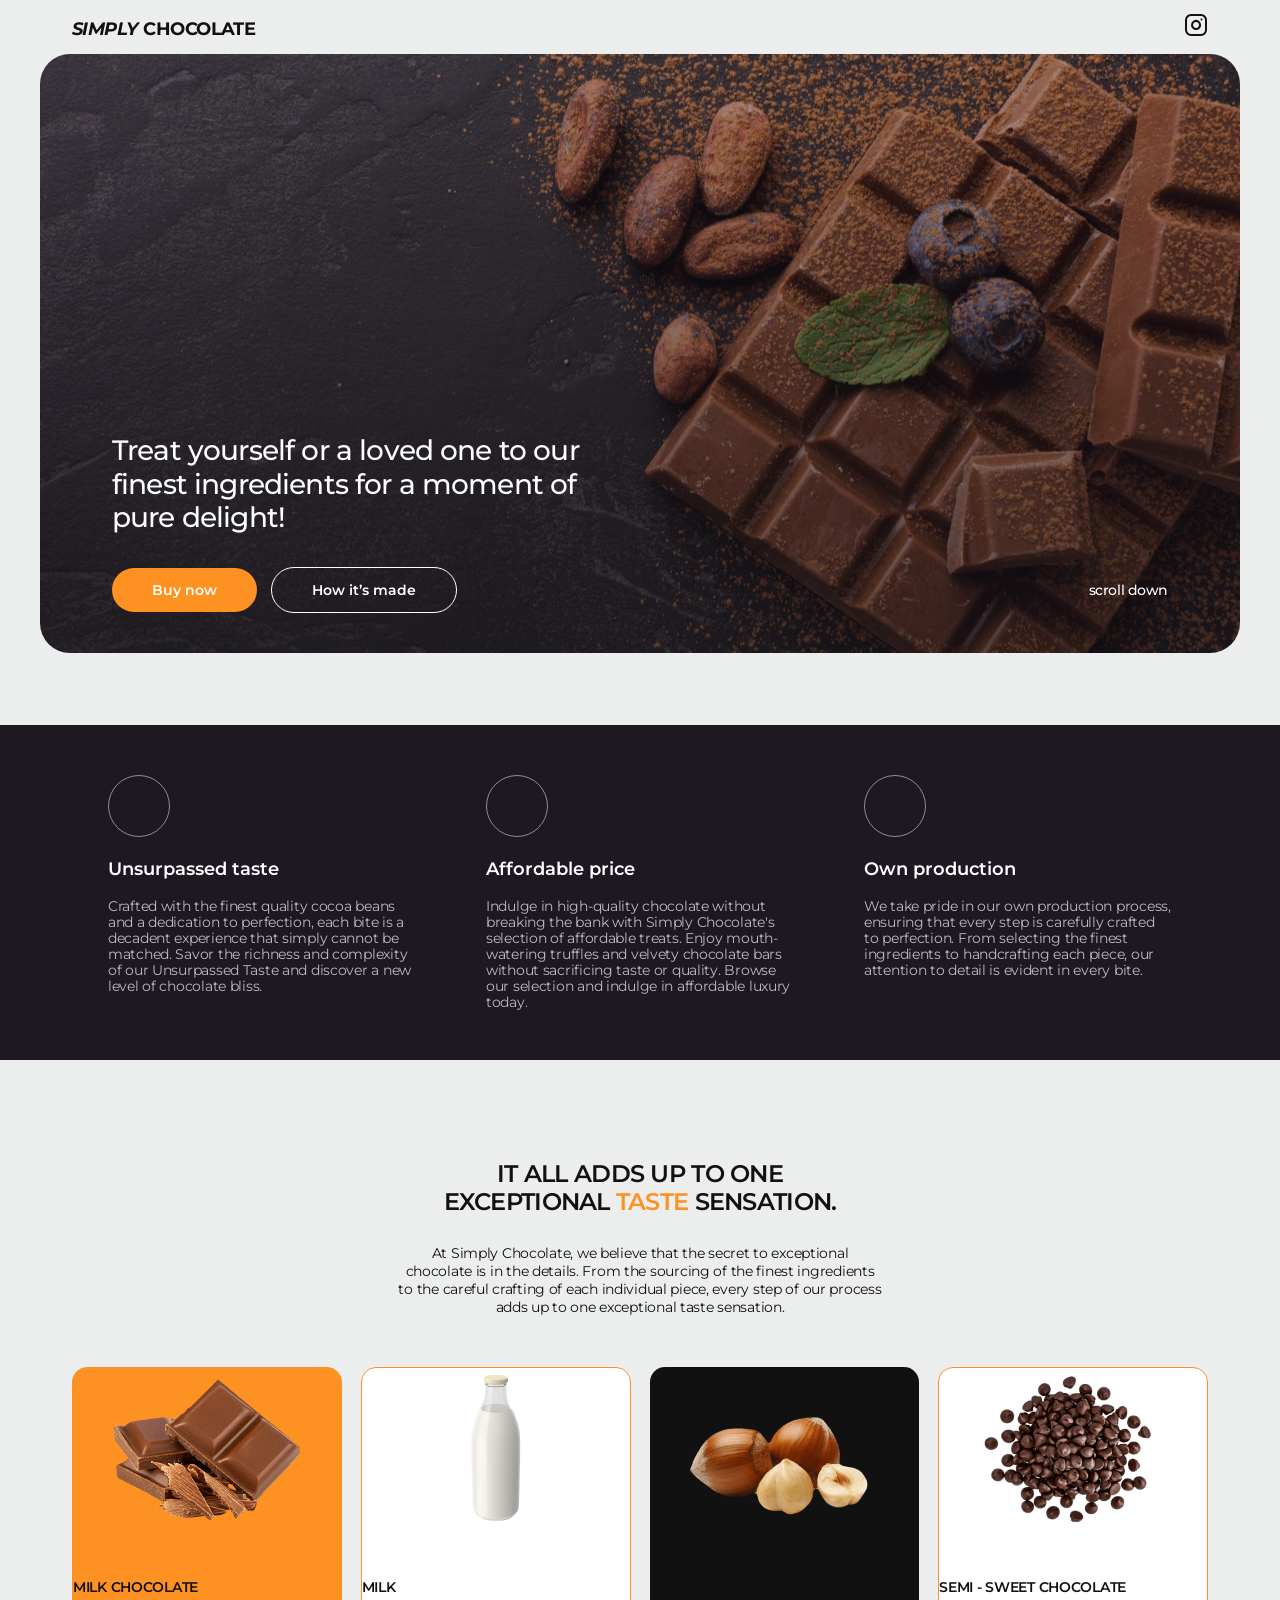
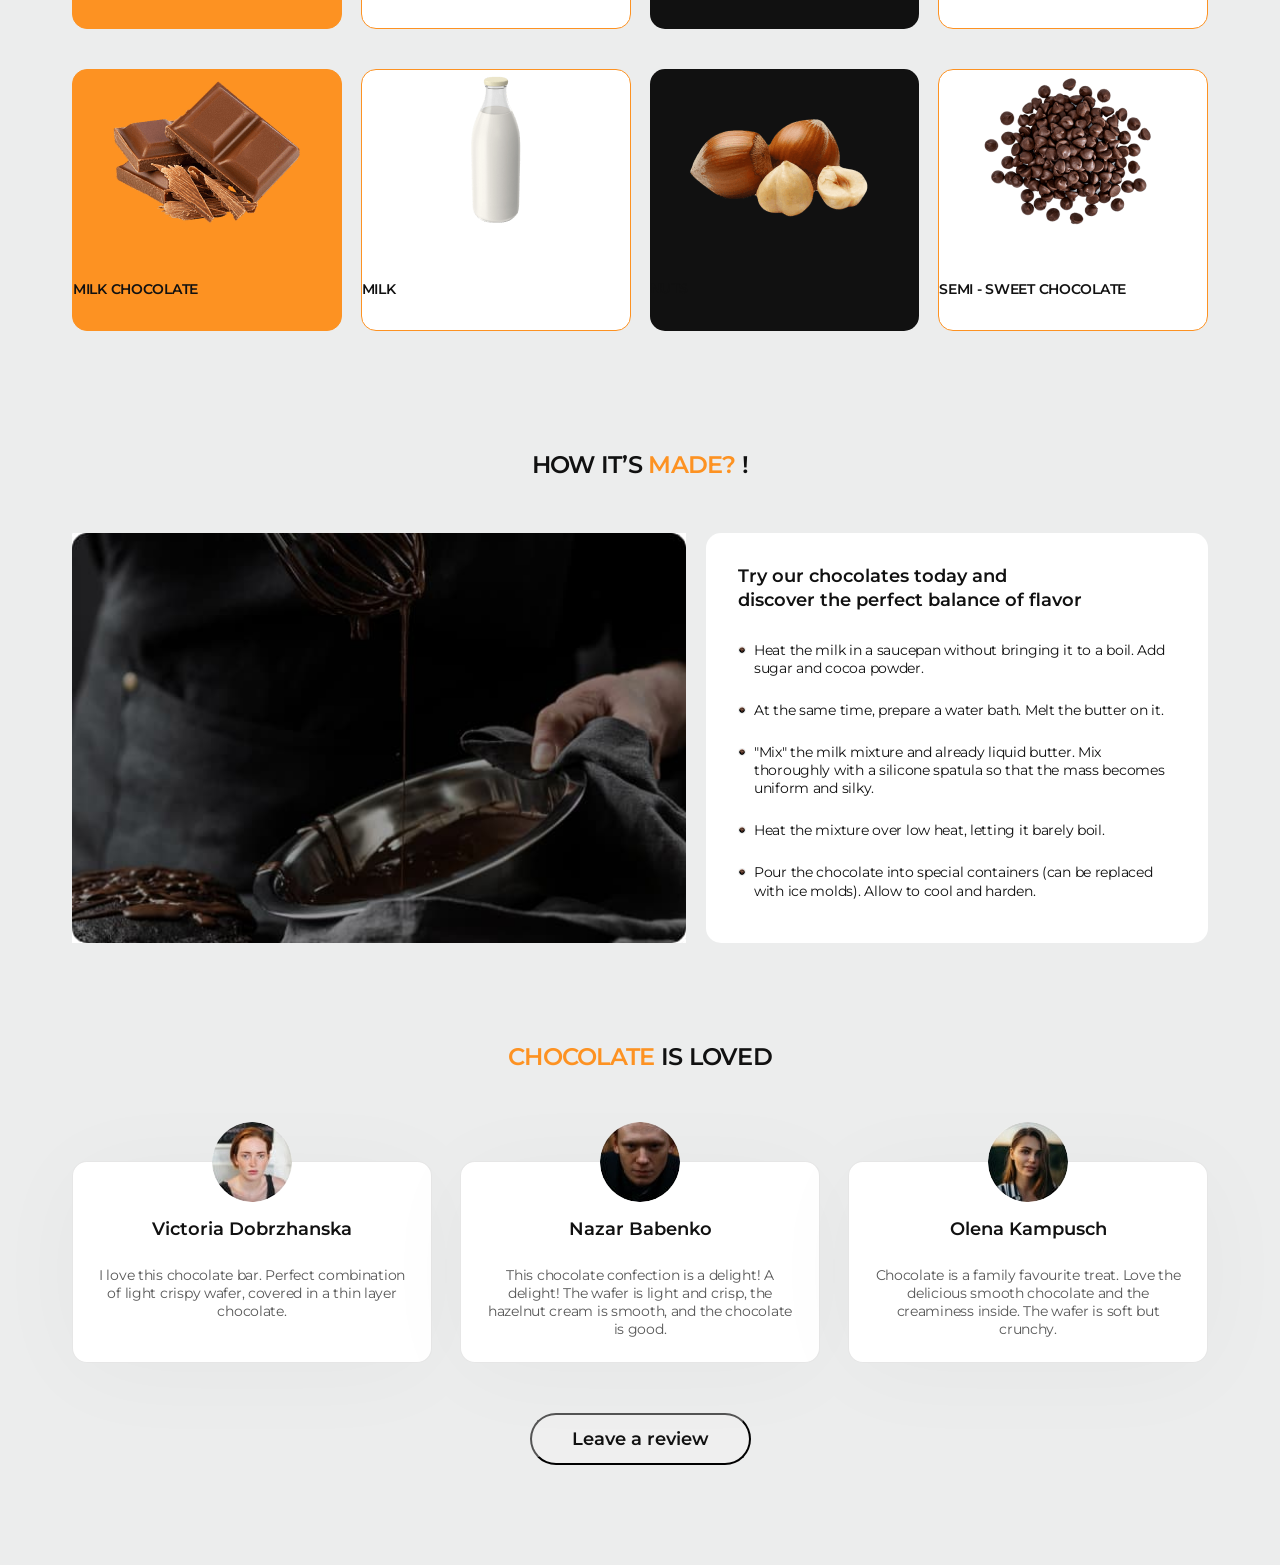
<file: index.html>
<!DOCTYPE html>
<html lang="en">
  <head>
    <meta charset="UTF-8" />
    <meta
      name="viewport"
      content="width=device-width, initial-scale=1.0"
    />
    <title>Chocolate</title>
    <link
      rel="stylesheet"
      href="https://cdnjs.cloudflare.com/ajax/libs/modern-normalize/3.0.1/modern-normalize.min.css"
      integrity="sha512-q6WgHqiHlKyOqslT/lgBgodhd03Wp4BEqKeW6nNtlOY4quzyG3VoQKFrieaCeSnuVseNKRGpGeDU3qPmabCANg=="
      crossorigin="anonymous"
      referrerpolicy="no-referrer"
    />
    <link
      rel="stylesheet"
      href="https://cdnjs.cloudflare.com/ajax/libs/animate.css/4.1.1/animate.min.css"
    />

    <link
      rel="stylesheet"
      href="./css/style.css"
    />

    <link
      rel="stylesheet"
      href="./css/media.css"
    />

    <link
      rel="preconnect"
      href="https://fonts.googleapis.com"
    />
    <link
      rel="preconnect"
      href="https://fonts.gstatic.com"
      crossorigin
    />
    <link
      href="https://fonts.googleapis.com/css2?family=Montserrat:wght@400;500;600;700&display=swap"
      rel="stylesheet"
    />
  </head>
  <body>
    <header class="header">
      <div class="container header-container">
        <nav class="header-navigation">
          <a
            class="header-logo"
            href="index.html"
            ><span class="header-logo-italic">SIMPLY</span> CHOCOLATE</a
          >
          <ul class="header-menu-list">
            <li class="header-menu-item">
              <a
                class="header-menu-link current"
                href="./index.html"
                >Home</a
              >
            </li>
            <li class="header-menu-item">
              <a
                class="header-menu-link"
                href="./about.html"
                >How it’s made?</a
              >
            </li>
            <li class="header-menu-item">
              <a
                class="header-menu-link"
                href=""
                >Chocolate is loved</a
              >
            </li>
          </ul>
        </nav>
        <address class="header-address">
          <ul class="header-address-list">
            <li class="header-address-item">
              <a
                class="header-address-link"
                href=""
              >
                <svg
                  class="header-icon"
                  width="24"
                  height="24"
                >
                  <use href="./images/icons.svg#icon-insta"></use>
                </svg>
              </a>
            </li>
            <li class="header-address-item">
              <a
                class="header-address-link"
                href=""
                ><svg
                  class="header-icon"
                  width="24"
                  height="24"
                >
                  <use href="./images/icons.svg#icon-twit"></use></svg
              ></a>
            </li>
          </ul>
        </address>
        <button
          type="button"
          class="menu-open-btn"
        >
          <svg
            class="header-icon"
            width="24"
            height="24"
          >
            <use href="./images/icons.svg#icon-insta"></use>
          </svg>
        </button>
      </div>
      <div class="mob-menu">
        <div>
          <button
            type="button"
            class="menu-close-btn"
          >
            <svg
              class="header-icon"
              width="24"
              height="24"
            >
              <use href="./images/icons.svg#icon-twit"></use>
            </svg>
          </button>
          <nav class="mob-menu-navigation">
            <ul class="mob-menu-list">
              <li class="mob-menu-item">
                <a
                  class="mob-menu-link current"
                  href="./index.html"
                  >Home</a
                >
              </li>
              <li class="mob-menu-item">
                <a
                  class="mob-menu-link"
                  href="./about.html"
                  >How it’s made?</a
                >
              </li>
              <li class="mob-menu-item">
                <a
                  class="mob-menu-link"
                  href=""
                  >Chocolate is loved</a
                >
              </li>
            </ul>
          </nav>
        </div>
        <ul class="mob-menu-address-list">
          <li class="mob-menu-address-item">
            <a
              class="mob-menu-address-link"
              href=""
            >
              <svg
                class="mob-menu-icon"
                width="24"
                height="24"
              >
                <use href="./images/icons.svg#icon-insta"></use>
              </svg>
            </a>
          </li>
          <li class="mob-menu-address-item">
            <a
              class="mob-menu-address-link"
              href=""
              ><svg
                class="mob-menu-icon"
                width="24"
                height="24"
              >
                <use href="./images/icons.svg#icon-twit"></use></svg
            ></a>
          </li>
        </ul>
      </div>
    </header>
    <!-- header>nav>a+ul>li*3>a -->
    <main>
      <section class="hero">
        <div class="container">
          <div class="hero-wrapper">
            <h1 class="hero-title animate__animated animate__bounce">
              Treat yourself or a loved one to our finest ingredients for a
              moment of pure delight!
            </h1>
            <div class="hero-buttons">
              <button
                class="hero-btn btn"
                type="button"
              >
                Buy now
              </button>
              <a
                href="#made"
                class="hero-anchor-link btn"
                >How it’s made</a
              >
              <a
                href=""
                class="hero-scroll-link"
                >scroll down</a
              >
            </div>
          </div>
        </div>
      </section>
      <section class="features">
        <div class="container">
          <h2 hidden>Features</h2>
          <ul class="features-list">
            <li class="features-item">
              <div class="features-icon"></div>
              <h3 class="features-subtitle">Unsurpassed taste</h3>
              <p class="features-item-text">
                Crafted with the finest quality cocoa beans and a dedication to
                perfection, each bite is a decadent experience that simply
                cannot be matched. Savor the richness and complexity of our
                Unsurpassed Taste and discover a new level of chocolate bliss.
              </p>
            </li>
            <li class="features-item">
              <div class="features-icon"></div>
              <h3 class="features-subtitle">Affordable price</h3>
              <p class="features-item-text">
                Indulge in high-quality chocolate without breaking the bank with
                Simply Chocolate's selection of affordable treats. Enjoy
                mouth-watering truffles and velvety chocolate bars without
                sacrificing taste or quality. Browse our selection and indulge
                in affordable luxury today.
              </p>
            </li>
            <li class="features-item">
              <div class="features-icon"></div>
              <h3 class="features-subtitle">Own production</h3>
              <p class="features-item-text">
                We take pride in our own production process, ensuring that every
                step is carefully crafted to perfection. From selecting the
                finest ingredients to handcrafting each piece, our attention to
                detail is evident in every bite.
              </p>
            </li>
          </ul>
        </div>
      </section>
      <section class="taste">
        <div class="container">
          <h2 class="taste-title section-title">
            It all adds up to one exceptional
            <span class="accent">taste</span> sensation.
          </h2>
          <p class="taste-text">
            At Simply Chocolate, we believe that the secret to exceptional
            chocolate is in the details. From the sourcing of the finest
            ingredients to the careful crafting of each individual piece, every
            step of our process adds up to one exceptional taste sensation.
          </p>
          <ul class="taste-list">
            <li class="taste-item">
              <div class="taste-cover">
                <img
                  class="taste-image"
                  srcset="
                    ./images/taste-img-1.png    1x,
                    ./images/taste-img-1-2x.png 2x
                  "
                  src="./images/taste-img-1.png"
                  width="206"
                  height="160"
                  alt="mILK CHOCOLATE"
                />
                <p class="taste-cover-text">
                  14 Stylish and User-Friendly App Design Concepts · Task
                  Manager App · Calorie Tracker App · Exotic z Ecommerce App ·
                  Cloud Storage App
                </p>
              </div>

              <h3 class="taste-subtitle">mILK CHOCOLATE</h3>
            </li>
            <li class="taste-item">
              <img
                class="taste-image"
                src="./images/taste-img-2.png"
                width="206"
                height="160"
                alt="Milk"
              />
              <h3 class="taste-subtitle">Milk</h3>
            </li>
            <li class="taste-item">
              <img
                class="taste-image"
                src="./images/taste-img-3.png"
                width="206"
                height="160"
                alt="nuts"
              />
              <h3 class="taste-subtitle">nuts</h3>
            </li>
            <li class="taste-item">
              <img
                class="taste-image"
                src="./images/taste-img-4.png"
                width="206"
                height="160"
                alt="sEMI - SWEET CHOCOLATE"
              />
              <h3 class="taste-subtitle">sEMI - SWEET CHOCOLATE</h3>
            </li>
            <li class="taste-item">
              <img
                class="taste-image"
                src="./images/taste-img-1.png"
                width="206"
                height="160"
                alt="mILK CHOCOLATE"
              />
              <h3 class="taste-subtitle">mILK CHOCOLATE</h3>
            </li>
            <li class="taste-item">
              <img
                class="taste-image"
                src="./images/taste-img-2.png"
                width="206"
                height="160"
                alt="Milk"
              />
              <h3 class="taste-subtitle">Milk</h3>
            </li>
            <li class="taste-item">
              <img
                class="taste-image"
                src="./images/taste-img-3.png"
                width="206"
                height="160"
                alt="nuts"
              />
              <h3 class="taste-subtitle">nuts</h3>
            </li>
            <li class="taste-item">
              <img
                class="taste-image"
                src="./images/taste-img-4.png"
                width="206"
                height="160"
                alt="sEMI - SWEET CHOCOLATE"
              />
              <h3 class="taste-subtitle">sEMI - SWEET CHOCOLATE</h3>
            </li>
          </ul>
        </div>
      </section>
      <section
        id="made"
        class="made"
      >
        <div class="container">
          <h2 class="made-title section-title">
            hOW IT’S <span class="accent">made?</span>
          </h2>
          <div class="made-content">
            <picture>
              <source
                srcset="./images/made-img.jpg 1x, ./images/made-img-2x.jpg 2x"
                media="(min-width: 1166px)"
              />
              <source
                srcset="
                  ./images/made-img-tab.jpg    1x,
                  ./images/made-img-tab-2x.jpg 2x
                "
                media="(min-width: 768px)"
              />
              <source
                srcset="
                  ./images/made-img-mob.jpg    1x,
                  ./images/made-img-mob-2x.jpg 2x
                "
                media="(max-width: 767px)"
              />
              <img
                class="made-image"
                src="./images/made-img.jpg"
                alt="liquid chocolate"
                width="614"
              />
            </picture>

            <div class="made-text">
              <h3 class="made-subtitle">
                Try our chocolates today and discover the perfect balance of
                flavor
              </h3>
              <ul class="made-list">
                <li class="made-item">
                  <p class="made-item-text">
                    Heat the milk in a saucepan without bringing it to a boil.
                    Add sugar and cocoa powder.
                  </p>
                </li>
                <li class="made-item">
                  <p class="made-item-text">
                    At the same time, prepare a water bath. Melt the butter on
                    it.
                  </p>
                </li>
                <li class="made-item">
                  <p class="made-item-text">
                    "Mix" the milk mixture and already liquid butter. Mix
                    thoroughly with a silicone spatula so that the mass becomes
                    uniform and silky.
                  </p>
                </li>
                <li class="made-item">
                  <p class="made-item-text">
                    Heat the mixture over low heat, letting it barely boil.
                  </p>
                </li>
                <li class="made-item">
                  <p class="made-item-text">
                    Pour the chocolate into special containers (can be replaced
                    with ice molds). Allow to cool and harden.
                  </p>
                </li>
              </ul>
            </div>
          </div>
        </div>
      </section>
      <section class="reviews">
        <div class="container">
          <h2 class="reviews-title section-title">
            <span class="accent">chocolate</span> is loved
          </h2>
          <ul class="reviews-list">
            <li class="reviews-item">
              <img
                class="reviews-image"
                src="./images/review-img-1.jpg"
                width="80"
                height="80"
                alt="Victoria Dobrzhanska"
              />
              <h3 class="reviews-subtitle">Victoria Dobrzhanska</h3>
              <p class="reviews-item-text">
                I love this chocolate bar. Perfect combination of light crispy
                wafer, covered in a thin layer chocolate.
              </p>
            </li>
            <li class="reviews-item">
              <img
                class="reviews-image"
                src="./images/review-img-2.jpg"
                width="80"
                height="80"
                alt="Nazar Babenko"
              />
              <h3 class="reviews-subtitle">Nazar Babenko</h3>
              <p class="reviews-item-text">
                This chocolate confection is a delight! A delight! The wafer is
                light and crisp, the hazelnut cream is smooth, and the chocolate
                is good.
              </p>
            </li>
            <li class="reviews-item">
              <img
                class="reviews-image"
                src="./images/review-img-3.jpg"
                width="80"
                height="80"
                alt="Olena Kampusch"
              />
              <h3 class="reviews-subtitle">Olena Kampusch</h3>
              <p class="reviews-item-text">
                Chocolate is a family favourite treat. Love the delicious smooth
                chocolate and the creaminess inside. The wafer is soft but
                crunchy.
              </p>
            </li>
          </ul>
          <button
            type="button"
            class="reviews-btn btn"
          >
            Leave a review
          </button>
        </div>
      </section>
    </main>
    <!-- <footer class="footer">
      <div class="container">
        <div class="footer-top">
          <p class="footer-title">
            <span class="accent">Chocolate</span> a delicious cure for a bad day
          </p>
          <div class="footer-contact-wrap">
            <p class="footer-subtitle">Contact us</p>
            <address class="footer-address">
              <ul class="footer-list">
                <li class="footer-item">
                  <a
                    class="footer-link"
                    href="tel:+380684439426"
                    >+380 (68) 443-94-26</a
                  >
                </li>
                <li class="footer-item">
                  <a
                    class="footer-link"
                    href="mailto:simplycthаoc@gmail.com"
                    >simplycthаoc@gmail.com</a
                  >
                </li>
              </ul>
            </address>
          </div>
        </div>
        <div class="footer-bottom">
          <ul class="footer-menu-list">
            <li class="footer-menu-item">
              <a
                class="footer-menu-link"
                href=""
                >Home</a
              >
            </li>
            <li class="footer-menu-item">
              <a
                class="footer-menu-link"
                href=""
                >How it’s made?</a
              >
            </li>
            <li class="footer-menu-item">
              <a
                class="footer-menu-link"
                href=""
                >Chocolate is loved</a
              >
            </li>
          </ul>
          <form class="footer-form">
            <label aria-label="footer email">
              <input
                type="email"
                name="footer-email"
                placeholder="Enter your email"
                class="footer-input"
              />
            </label>
            <button
              type="submit"
              class="btn footer-btn"
            >
              Subscribe
            </button>
          </form>
        </div>
      </div>
    </footer> -->
    <div class="backdrop">
      <div class="modal">
        <button
          type="button"
          class="modal-close"
        >
          <svg
            class="modal-close-icon"
            width="28"
            height="28"
          >
            <use href="./images/icons.svg#icon-cross"></use>
          </svg>
        </button>
        <p class="modal-title section-title">
          LEAVE A REVIEW ABOUT <span class="accent">OUR CHOCOLATE</span>
        </p>
        <form class="modal-form">
          <div class="modal-field">
            <label
              for="user-name"
              class="modal-input-text"
              >Name</label
            >
            <div class="modal-input-cover">
              <input
                type="text"
                class="modal-input modal-item"
                name="user-name"
                placeholder="Enter name"
                required
                id="user-name"
              />
              <svg
                class="modal-input-icon"
                width="24"
                height="24"
              >
                <use href="./images/icons.svg#icon-user"></use>
              </svg>
            </div>
          </div>

          <div class="modal-field">
            <label
              for="user-email"
              class="modal-input-text"
              >Email</label
            >
            <input
              type="email"
              class="modal-input modal-item"
              name="user-email"
              placeholder="Enter email"
              id="user-email"
              disabled
            />
          </div>
          <fieldset class="modal-field">
            <legend>Field</legend>
            <label
              for="user-phone"
              class="modal-input-text"
              >Phone number</label
            >
            <input
              type="tel"
              class="modal-input modal-item"
              name="user-phone"
              placeholder="Enter phone"
              required
              id="user-phone"
              value="+380"
            />
          </fieldset>
          <div class="modal-field">
            <label
              for="user-text"
              class="modal-input-text"
              >Comment</label
            >
            <textarea
              class="modal-textarea modal-item"
              name="user-text"
              id="user-text"
              placeholder="Text input"
            ></textarea>
          </div>
          <div class="modal-field">
            <input
              type="checkbox"
              name="policy"
              id="policy"
              class="modal-check visually-hidden"
              value="true"
            />
            <label
              for="policy"
              class="check-text"
            >
              <span class="check-element"
                ><svg
                  class="check-icon"
                  width="10"
                  height="10"
                >
                  <use href="./images/icons.svg#icon-check"></use></svg
              ></span>
              I accept the terms and conditions of the
              <a href="">Privacy Policy</a></label
            >
          </div>
          <button type="submit">SEND</button>
        </form>
      </div>
    </div>
  </body>
</html>
</file>
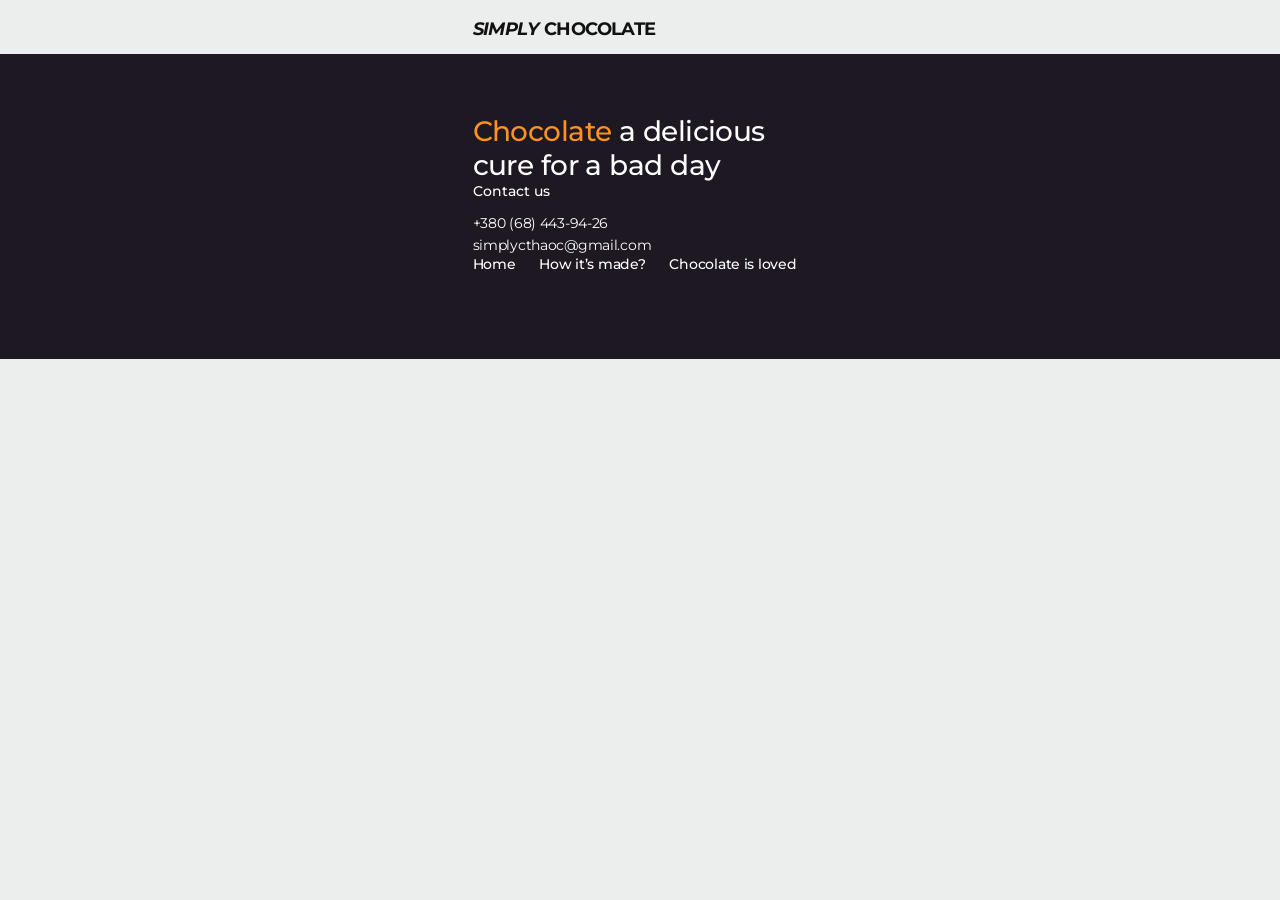
<file: about.html>
<!DOCTYPE html>
<html lang="en">
  <head>
    <meta charset="UTF-8" />
    <meta
      name="viewport"
      content="width=device-width, initial-scale=1.0"
    />
    <title>Chocolate</title>
    <link
      rel="stylesheet"
      href="https://cdnjs.cloudflare.com/ajax/libs/modern-normalize/3.0.1/modern-normalize.min.css"
      integrity="sha512-q6WgHqiHlKyOqslT/lgBgodhd03Wp4BEqKeW6nNtlOY4quzyG3VoQKFrieaCeSnuVseNKRGpGeDU3qPmabCANg=="
      crossorigin="anonymous"
      referrerpolicy="no-referrer"
    />
    <link
      rel="stylesheet"
      href="https://cdnjs.cloudflare.com/ajax/libs/animate.css/4.1.1/animate.min.css"
    />
    <link
      rel="stylesheet"
      href="./css/style.css"
    />
    <link
      rel="preconnect"
      href="https://fonts.googleapis.com"
    />
    <link
      rel="preconnect"
      href="https://fonts.gstatic.com"
      crossorigin
    />
    <link
      href="https://fonts.googleapis.com/css2?family=Montserrat:wght@400;500;600;700&display=swap"
      rel="stylesheet"
    />
  </head>
  <body>
    <header class="header">
      <div class="container header-container">
        <nav class="header-navigation">
          <a
            class="header-logo"
            href="index.html"
            ><span class="header-logo-italic">SIMPLY</span> CHOCOLATE</a
          >
          <ul class="header-menu-list">
            <li class="header-menu-item">
              <a
                class="header-menu-link"
                href="./index.html"
                >Home</a
              >
            </li>
            <li class="header-menu-item">
              <a
                class="header-menu-link current"
                href="./about.html"
                >How it’s made?</a
              >
            </li>
            <li class="header-menu-item">
              <a
                class="header-menu-link"
                href=""
                >Chocolate is loved</a
              >
            </li>
          </ul>
        </nav>
        <address class="header-address">
          <ul class="header-address-list">
            <li class="header-address-item">
              <a
                class="header-address-link"
                href=""
              >
                <svg
                  class="header-icon"
                  width="24"
                  height="24"
                >
                  <use href="./images/icons.svg#icon-insta"></use>
                </svg>
              </a>
            </li>
            <li class="header-address-item">
              <a
                class="header-address-link"
                href=""
                ><svg
                  class="header-icon"
                  width="24"
                  height="24"
                >
                  <use href="./images/icons.svg#icon-twit"></use></svg
              ></a>
            </li>
          </ul>
        </address>
      </div>
    </header>
    <!-- header>nav>a+ul>li*3>a -->
    <main></main>
    <footer class="footer">
      <div class="container">
        <p class="footer-title">
          <span class="accent">Chocolate</span> a delicious cure for a bad day
        </p>
        <p class="footer-subtitle">Contact us</p>
        <address class="footer-address">
          <ul class="footer-list">
            <li class="footer-item">
              <a
                class="footer-link"
                href="tel:+380684439426"
                >+380 (68) 443-94-26</a
              >
            </li>
            <li class="footer-item">
              <a
                class="footer-link"
                href="mailto:simplycthаoc@gmail.com"
                >simplycthаoc@gmail.com</a
              >
            </li>
          </ul>
        </address>
        <ul class="footer-menu-list">
          <li class="footer-menu-item">
            <a
              class="footer-menu-link"
              href=""
              >Home</a
            >
          </li>
          <li class="footer-menu-item">
            <a
              class="footer-menu-link"
              href=""
              >How it’s made?</a
            >
          </li>
          <li class="footer-menu-item">
            <a
              class="footer-menu-link"
              href=""
              >Chocolate is loved</a
            >
          </li>
        </ul>
      </div>
    </footer>
  </body>
</html>
</file>
<file: css/style.css>
body {
  font-family: 'Montserrat', sans-serif;
  /* font-weight: 500; */
  background-color: #eceded;
}

ul {
  list-style-type: none;
  margin-top: 0;
  margin-bottom: 0;
  padding-left: 0;
}

picture {
  flex-shrink: 0;
}

a {
  text-decoration: none;
}

p,
h1,
h2,
h3,
h4,
h5,
h6 {
  margin-top: 0;
  margin-bottom: 0;
}

button {
  cursor: pointer;
}

address {
  font-style: normal;
}

img {
  display: block;
  max-width: 100%;
  height: auto;
}

.visually-hidden {
  position: absolute;
  width: 1px;
  height: 1px;
  margin: -1px;
  border: 0;
  padding: 0;

  white-space: nowrap;
  clip-path: inset(100%);
  clip: rect(0 0 0 0);
  overflow: hidden;
}

.container {
  max-width: 375px;
  width: 100%;
  padding-left: 20px;
  padding-right: 20px;
  margin: 0 auto;
}

.section-title {
  font-weight: 600;
  /* font-size: 24px; */
  /* line-height: 1.17; */
  font-size: 20px;
  line-height: 1.2;
  letter-spacing: -0.03em;
  text-transform: uppercase;
  text-align: center;
  color: #111;
}

.section-title .accent {
  color: #fd9222;
}

.btn {
  font-weight: 600;
  font-size: 14px;
  color: #fff;
  border-radius: 100px;
  /* padding: 14px 40px; */
  padding: 12px 28px;
}

/* =======HEADER======== */

.header {
}

/* .header .container {
  display: flex;
} */

.header-container {
  display: flex;
  align-items: center;
}

.header-navigation {
  display: flex;
  align-items: center;
}

.header-logo {
  font-weight: 700;
  font-size: 18px;
  line-height: 1.11;
  letter-spacing: -0.03em;
  color: #111;
  margin-right: 100px;
  padding-top: 20px;
  padding-bottom: 14px;
}

.header-logo-italic {
  font-style: italic;
}

.header-menu-list {
  /* display: flex; */
  display: none;
  gap: 24px;
}

.header-menu-link {
  font-weight: 500;
  font-size: 14px;
  line-height: 1.14;
  letter-spacing: -0.02em;
  color: #111;
  padding-top: 28px;
  padding-bottom: 28px;
  display: inline-block;
  position: relative;
}

.header-menu-link.current::after {
  content: '';
  width: 100%;
  height: 4px;
  border-radius: 2px;
  background-color: #fd9222;
  position: absolute;
  left: 0;
  bottom: 0;
}

.header-menu-link:hover,
.header-menu-link:focus {
  color: #fd9222;
}

.header-address {
  margin-left: auto;
  display: none;
}

.header-address-list {
  display: flex;
  gap: 24px;
}

.header-address-link {
  font-weight: 500;
  font-size: 14px;
  line-height: 1.14;
  letter-spacing: -0.02em;
  color: #111;
  width: 40px;
  height: 40px;
  border-radius: 50%;
  background-color: aqua;
  display: flex;
  align-items: center;
  justify-content: center;
}

.header-address-link:hover {
  background-color: blue;
}

.header-address-link:hover .header-icon {
  stroke: #fd9222;
}

.header-icon {
  fill: transparent;
  stroke: #111111;
}

/* .header-icon:hover {
  stroke: #fd9222;
} */

.menu-open-btn {
  border: none;
  background-color: transparent;
  margin-left: auto;
  padding: 0;
}

.mob-menu {
  width: 100%;
  height: 100%;
  background-color: #1e1823;
  position: fixed;
  top: 0;
  z-index: 1;
  padding: 20px;
  display: flex;
  flex-direction: column;
  justify-content: space-between;
  overflow: auto;
  opacity: 0;
  pointer-events: none;
  visibility: hidden;
}

.menu-close-btn {
  display: block;
  margin-left: auto;
  background-color: transparent;
  border: none;
  margin-bottom: 88px;
  svg {
    fill: transparent;
    stroke: #ffffff;
  }
}
.header-icon {
}
.mob-menu-navigation {
}
.mob-menu-list {
  margin-bottom: 50px;
}
.mob-menu-item:not(:last-child) {
  margin-bottom: 24px;
}

.mob-menu-link {
  font-weight: 500;
  font-size: 36px;
  line-height: 1.1;
  letter-spacing: -0.02em;
  color: #fff;
}

.mob-menu-address-list {
  display: flex;
  gap: 20px;
  /* margin-top: auto; */
}
.mob-menu-address-item {
}
.mob-menu-address-link {
}
.mob-menu-icon {
  fill: transparent;
  stroke: #ffffff;
}

/* =======HERO======== */

.hero {
  background-color: #1e1823;
  background-image: linear-gradient(
      rgba(30, 24, 35, 0.4),
      rgba(30, 24, 35, 0.4)
    ),
    url(../images/hero-bg-mob.jpg);
  background-repeat: no-repeat;
  background-position: center;
  background-size: cover;
  max-width: 1200px;
  margin: 0 auto;
  border-radius: 30px;
  margin-bottom: 72px;
}

@media screen and (min-resolution: 2x) {
  .hero {
    background-image: linear-gradient(
        rgba(30, 24, 35, 0.4),
        rgba(30, 24, 35, 0.4)
      ),
      url(../images/hero-bg-mob-2x.jpg);
  }
}

.hero-wrapper {
  /* padding: 380px 40px 40px 40px; */
  padding: 395px 20px 20px;
}

.hero-title {
  font-weight: 500;
  font-size: 20px;
  line-height: 1.2;
  letter-spacing: -0.03em;
  color: #fff;
  margin-bottom: 32px;
  /* max-width: 484px; */

  /* &::selection {
    background-color: red;
  } */
}

.hero-buttons {
  display: flex;
  align-items: center;
  flex-wrap: wrap;
}

.hero-btn {
  background-color: #fd9222;
  border: none;
  margin-right: 14px;
  /* &:focus,
  &:hover {
    background-color: #fcf1e0;
    color: #fd9222;
  } */
  /* transition-property: background-color, color;
  transition-duration: 300ms; */
  transition: background-color 300ms ease, color 300ms ease-in;
}

.hero-btn:hover,
.hero-btn:focus {
  background-color: #fcf1e0;
  color: #fd9222;
}

.hero-anchor-link {
  border: 1px solid #fff;
}

.hero-scroll-link {
  font-weight: 500;
  font-size: 14px;
  line-height: 1.28571;
  letter-spacing: -0.03em;
  color: #fff;
  /* margin-left: auto; */
  margin-top: 32px;
}

/** ========FEATURES========= */

.features {
  background-color: #1e1823;
  /* padding-top: 50px;
  padding-bottom: 50px; */
  padding-top: 20px;
  padding-bottom: 20px;
}

.features-list {
  display: flex;
  flex-wrap: wrap;
  /* padding-left: 36px;
  padding-right: 36px; */

  /* gap: 70px; */
  gap: 20px;
}

.features-item {
  /* width: calc((100% - 70px * 2) / 3); */
  padding-right: 28px;
  width: 100%;
}

.features-icon {
  display: none;
}

.features-subtitle {
  font-weight: 600;
  font-size: 18px;
  color: #fff;
  margin-bottom: 18px;
}

.features-item-text {
  font-size: 14px;
  letter-spacing: -0.02em;
  color: rgba(255, 255, 255, 0.7);
}

/** ========TASTE========= */

.taste {
  /* padding-top: 100px;
  padding-bottom: 50px; */
  padding-top: 60px;
  padding-bottom: 30px;
}

.taste-title {
  /* max-width: 411px; */
  max-width: 283px;
  margin: 0 auto;
  /* margin-bottom: 28px; */
  margin-bottom: 24px;
}

.taste-text {
  font-size: 14px;
  line-height: 1.29;
  letter-spacing: -0.02em;
  text-align: center;
  color: #111;
  max-width: 486px;
  margin: 0 auto;
  /* margin-bottom: 50px; */
  margin-bottom: 32px;
}

.taste-list {
  display: flex;
  flex-wrap: wrap;
  /* gap: 40px 19px; */
  /* column-gap: 19px; */
  row-gap: 20px;
}

.taste-item {
  border: 1px solid #fd9222;
  /* padding: 28px 32px; */
  padding-bottom: 32px;
  border-radius: 15px;
  /* width: calc((100% - 57px) / 4); */
  width: 100%;
}

.taste-item:nth-child(even) {
  background-color: #ffffff;
  color: #111;
}

.taste-item:nth-child(4n + 1) {
  background-color: #fd9222;
  color: #111;
}

.taste-item:nth-child(4n + 3) {
  background-color: #111111;
  border: none;
  color: #ffffff;
  color: #111;
}

.taste-item:hover .taste-cover-text {
  transform: translate(0);
}

.taste-cover {
  position: relative;
  overflow: hidden;
}

.taste-image {
  margin-bottom: 36px;
  margin: 0 auto;
  display: block;
}

.taste-subtitle {
  font-weight: 600;
  font-size: 14px;
  line-height: 1.29;
  letter-spacing: -0.02em;
  text-transform: uppercase;

  margin-top: 50px;
}

.taste-cover-text {
  position: absolute;
  top: 0;
  height: 100%;
  background-color: #fd9222;
  color: #ffffff;
  padding: 20px 16px;
  border-radius: 15px 15px 0 0;
  transform: translateY(100%);
  transition: transform 300ms ease;
}

/** ========MADE========= */

.made {
  /* padding-top: 50px;
  padding-bottom: 50px; */
  padding-top: 30px;
  padding-bottom: 30px;
}

.made-title {
  /* margin-bottom: 50px; */
  margin-bottom: 32px;
}

.made-title::before {
  content: '';

  font-size: 45px;
}

.made-title::after {
  content: '!';
}

.made-image {
}

.made-content {
  display: flex;
  flex-direction: column;
  gap: 20px;
}

.made-text {
  background-color: #ffffff;
  border-radius: 15px;
  /* padding: 32px; */
  padding: 20px 14px;
}

.made-subtitle {
  font-weight: 600;
  font-size: 18px;
  line-height: 1.33;
  color: #111;
  /* margin-bottom: 28px; */
  margin-bottom: 20px;
}

.made-list {
}

/* .dot {
  width: 8px;
  height: 8px;
  display: inline-block;
  border: 1px solid #eceded;
  background-color: #4c4c4c;
  border-radius: 50%;
  flex-shrink: 0;
} */

.made-item {
  /* margin-bottom: 24px; */
  margin-bottom: 18px;
  gap: 8px;
  position: relative;
  padding-left: 16px;
}

.made-item::before {
  content: '';
  position: absolute;
  left: 0;
  top: 5px;
  width: 8px;
  height: 8px;
  display: inline-block;
  border: 1px solid #eceded;
  background-image: url(../images/review-img-2.jpg);
  background-size: cover;
  border-radius: 50%;
  flex-shrink: 0;
}

.made-item:last-child {
  margin-bottom: 0;
}

.made-item-text {
  font-size: 14px;
  line-height: 1.29;
  letter-spacing: -0.02em;
  color: #111;
}

/** ========MADE========= */

.reviews {
  /* padding-top: 50px;
  padding-bottom: 100px; */
  padding-top: 30px;
  padding-bottom: 50px;
}

.reviews-title {
  /* margin-bottom: 90px; */
  margin-bottom: 74px;
}

.reviews-list {
  display: flex;
  flex-wrap: wrap;
  margin-bottom: 50px;
  gap: 50px;
}

.reviews-item {
  box-shadow: 0 9px 100px 0 rgba(17, 17, 17, 0.03);
  background: #fff;
  border: 1px solid rgba(17, 17, 17, 0.1);
  border-radius: 15px;
  padding: 56px 24px 24px 24px;
  position: relative;
  /* width: calc((100% - 56px) / 3); */
  width: 100%;
}

.reviews-image {
  border-radius: 50%;
  position: absolute;
  top: 0;
  left: 50%;
  transform: translate(-50%, -50%);
}

.reviews-subtitle {
  font-weight: 600;
  font-size: 18px;
  line-height: 1.33;
  text-align: center;
  color: #111;
  margin-bottom: 24px;
}

.reviews-item-text {
  font-size: 14px;
  line-height: 1.29;
  letter-spacing: -0.02em;
  text-align: center;
  color: rgba(17, 17, 17, 0.7);
}

.reviews-btn {
  font-size: 18px;
  color: #111;
  display: block;
  margin: 0 auto;
}

.footer {
  background-color: #1e1823;
  padding-top: 60px;
  padding-bottom: 86px;
}

.footer-top {
  display: flex;
  justify-content: space-between;
  padding-bottom: 50px;
  border-bottom: 1px solid rgba(255, 255, 255, 0.1);
  margin-bottom: 24px;
}

.footer-title {
  font-weight: 500;
  font-size: 28px;
  line-height: 1.21429;
  letter-spacing: -0.02em;
  color: #ffffff;
  max-width: 300px;
}

.footer-title .accent {
  color: #fd9222;
}

.footer-subtitle {
  font-weight: 500;
  font-size: 14px;
  line-height: 1.28571;
  text-align: center;
  color: #fff;
  text-align: left;
  margin-bottom: 14px;
}

.footer-address {
}

.footer-list {
}

.footer-item:not(:last-child) {
  margin-bottom: 4px;
}

.footer-link {
  font-size: 14px;
  line-height: 18px;
  letter-spacing: -0.02em;
  text-align: center;
  color: #fff;
}

.footer-menu-list {
  display: flex;
  gap: 24px;
}

.footer-menu-item {
}

.footer-menu-link {
  font-weight: 500;
  font-size: 14px;
  line-height: 1.14;
  letter-spacing: -0.02em;
  color: #fff;
}

.footer-bottom {
  display: flex;
  justify-content: space-between;
  align-items: center;
}

.footer-form {
  display: flex;
  gap: 8px;
}

.footer-input {
  width: 313px;
  height: 52px;
  border: 1.5px solid rgba(255, 255, 255, 0.15);
  border-radius: 30px;
  background-color: transparent;
  padding-left: 24px;
  padding-right: 24px;
  color: rgba(255, 255, 255, 0.3);
}

.footer-input::placeholder {
  font-size: 18px;
  letter-spacing: -0.02em;
  color: rgba(255, 255, 255, 0.3);
}

.footer-btn {
  border: none;
  background-color: #fd9222;
  padding-left: 32px;
  padding-right: 32px;
}

/* ---------MODAL--------- */
.backdrop {
  width: 100%;
  height: 100%;
  background-color: rgba(46, 47, 66, 0.4);
  position: fixed;
  top: 0;
  opacity: 0;
  pointer-events: none;
  visibility: hidden;
  /* display: flex;
  align-items: center;
  justify-content: center; */
}

.is-open {
  opacity: 1;
  pointer-events: auto;
  visibility: visible;
}

.modal {
  width: 517px;
  min-height: 794px;
  background-color: #fafafa;
  border-radius: 15px;
  position: absolute;
  top: 50%;
  left: 50%;
  transform: translate(-50%, -50%);
  padding: 40px;
}

.modal-close {
  background-color: #cecad1;
  border: 1px solid #111111;
  position: absolute;
  top: 26px;
  right: 26px;
  border-radius: 50%;
  width: 40px;
  height: 40px;
  display: flex;
  align-items: center;
  justify-content: center;
}

.modal-close-icon {
  fill: transparent;
  stroke: #111111;
}

.modal-title {
  text-align: left;
  max-width: 300px;
  margin-bottom: 40px;
}

.modal-field {
  margin-bottom: 18px;
}

.modal-item {
  width: 100%;
  border: 1px solid rgba(17, 17, 17, 0.15);
  background-color: transparent;
  border-radius: 13px;
  font-size: 14px;
  color: teal;
  font-weight: 700;
  outline: transparent;
}

.modal-input {
  height: 68px;
  padding-left: 62px;
}

.modal-input:focus {
  border-color: #fd9222;
}

.modal-input:focus + .modal-input-icon {
  stroke: #fd9222;
}

/* .modal-input-cover:focus-within .modal-input {
  border-color: #fd9222;
}
.modal-input-cover:focus-within .modal-input-icon {
  stroke: #fd9222;
} */

.modal-item::placeholder {
  font-weight: 400;
  color: #2264fd;
}

.modal-input-text {
  font-size: 14px;
  letter-spacing: -0.02em;
  color: rgba(64, 64, 64, 0.3);
  display: inline-block;
  margin-bottom: 8px;
}

.modal-input-icon {
  fill: transparent;
  stroke: #111111;
  position: absolute;
  left: 24px;
  top: 50%;
  transform: translateY(-50%);
}

.modal-input-cover {
  position: relative;
}

.modal-textarea {
  height: 137px;
  resize: none;
  padding: 8px 16px;
}

.check-text {
  font-weight: 400;
  font-size: 14px;
  letter-spacing: -0.02em;
  color: rgba(64, 64, 64, 0.6);
  display: flex;
  align-items: center;
  position: relative;
  /* &::before {
    content: '';
    width: 40px;
    height: 22px;
    border-radius: 50px;
    background-image: url(../images/sky.png);
    background-position: center;
    background-size: cover;
    transition-duration: 500ms;
    margin-right: 10px;
  }
  &::after {
    position: absolute;
    left: 0px;
    top: 1px;
    content: '';
    width: 20px;
    height: 20px;
    border-radius: 50%;
    background-image: url(../images/sun.png);
    background-position: center;
    background-size: cover;
    transition-duration: 300ms;
  } */
}

/* .modal-check:checked + .check-text {
  &::before {
    background-image: url(../images/stars.avif);
  }
  &::after {
    background-image: url(../images/moon.png);
    transform: translate(20px);
  }
} */

.check-element {
  width: 20px;
  height: 20px;
  border-radius: 6px;
  border: 1px solid rgba(17, 17, 17, 0.14);
  margin-right: 12px;
  display: flex;
  align-items: center;
  justify-content: center;
  fill: transparent;
}

.modal-check:checked + .check-text .check-element {
  background-color: #fd9222;
  border: none;
  fill: #fff;
}

/* @media screen and (min-width: 768px) {
  .container {
    max-width: 768px;
    padding-left: 32px;
    padding-right: 32px;
  }

  .made .container {
    max-width: 678px;
  }

  .section-title {
    font-size: 24px;
    line-height: 1.17;
  }

  .features {
    padding-top: 50px;
    padding-bottom: 50px;
  }

  .features-list {
    gap: 32px;
  }

  .features-item {
    width: calc((100% - 32px) / 2);
  }

  .features-icon {
    display: flex;
    width: 62px;
    height: 62px;
    border-radius: 50%;
    align-items: center;
    justify-content: center;
    border: 1px solid rgba(255, 255, 255, 0.5);
    margin-bottom: 22px;
  }

  .taste {
    padding-top: 80px;
    padding-bottom: 40px;
  }

  .taste-title {
    margin-bottom: 28px;
    max-width: 411px;
  }

  .taste-text {
    margin-bottom: 50px;
  }

  .taste-list {
    gap: 32px;
  }

  .taste-item {
    width: calc((100% - 32px) / 2);
  }

  .made {
    padding-top: 40px;
    padding-bottom: 40px;
  }

  .made-title {
    margin-bottom: 50px;
  }

  .made-subtitle {
    margin-bottom: 28px;
    max-width: 350px;
  }

  .made-text {
    padding: 32px;
  }

  .reviews {
    padding-top: 40px;
    padding-bottom: 80px;
  }

  .reviews-title {
    margin-bottom: 90px;
  }

  .reviews-list {
    gap: 50px 16px;
    justify-content: center;
  }

  .reviews-item {
    width: calc((100% - 16px) / 2);
  }
}

@media screen and (min-width: 1166px) {
  .container,
  .made .container {
    max-width: 1166px;
    padding-left: 15px;
    padding-right: 15px;
  }

  .features-list {
    padding-left: 36px;
    padding-right: 36px;
    gap: 70px;
  }

  .features-item {
    width: calc((100% - 70px * 2) / 3);
    padding-right: unset;
  }

  .taste {
    padding-top: 100px;
    padding-bottom: 50px;
  }

  .taste-list {
    gap: 40px 19px;
  }

  .taste-item {
    width: calc((100% - 57px) / 4);
  }

  .made {
    padding-top: 50px;
    padding-bottom: 50px;
  }

  .made-content {
    flex-direction: row;
  }

  .made-item {
    margin-bottom: 24px;
  }

  .reviews {
    padding-top: 50px;
    padding-bottom: 100px;
  }

  .reviews-list {
    gap: 28px;
  }

  .reviews-item {
    width: calc((100% - 56px) / 3);
  }
} */
</file>
<file: css/media.css>
@media screen and (min-width: 768px) {
  .container {
    max-width: 768px;
    padding-left: 32px;
    padding-right: 32px;
  }

  .made .container {
    max-width: 678px;
  }

  .btn {
    padding: 14px 40px;
  }

  .section-title {
    font-size: 24px;
    line-height: 1.17;
  }

  .hero {
    background-image: linear-gradient(
        rgba(30, 24, 35, 0.4),
        rgba(30, 24, 35, 0.4)
      ),
      url(../images/hero-bg-tab.jpg);
  }

  @media screen and (min-resolution: 2x) {
    .hero {
      background-image: linear-gradient(
          rgba(30, 24, 35, 0.4),
          rgba(30, 24, 35, 0.4)
        ),
        url(../images/hero-bg-tab-2x.jpg);
    }
  }

  .hero-wrapper {
    padding: 670px 40px 40px 40px;
  }

  .hero-title {
    font-size: 28px;
    max-width: 484px;
  }

  .hero-scroll-link {
    margin-left: auto;
    margin-top: unset;
  }

  .features {
    padding-top: 50px;
    padding-bottom: 50px;
  }

  .features-list {
    gap: 32px;
  }

  .features-item {
    width: calc((100% - 32px) / 2);
  }

  .features-icon {
    display: flex;
    width: 62px;
    height: 62px;
    border-radius: 50%;
    align-items: center;
    justify-content: center;
    border: 1px solid rgba(255, 255, 255, 0.5);
    margin-bottom: 22px;
  }

  .taste {
    padding-top: 80px;
    padding-bottom: 40px;
  }

  .taste-title {
    margin-bottom: 28px;
    max-width: 411px;
  }

  .taste-text {
    margin-bottom: 50px;
  }

  .taste-list {
    gap: 32px;
  }

  .taste-item {
    width: calc((100% - 32px) / 2);
  }

  .made {
    padding-top: 40px;
    padding-bottom: 40px;
  }

  .made-title {
    margin-bottom: 50px;
  }

  .made-subtitle {
    margin-bottom: 28px;
    max-width: 350px;
  }

  .made-text {
    padding: 32px;
  }

  .reviews {
    padding-top: 40px;
    padding-bottom: 80px;
  }

  .reviews-title {
    margin-bottom: 90px;
  }

  .reviews-list {
    gap: 50px 16px;
    justify-content: center;
  }

  .reviews-item {
    width: calc((100% - 16px) / 2);
  }
}

@media screen and (min-width: 1166px) {
  .container,
  .made .container {
    max-width: 1166px;
    padding-left: 15px;
    padding-right: 15px;
  }

  .hero {
    background-image: linear-gradient(
        rgba(30, 24, 35, 0.4),
        rgba(30, 24, 35, 0.4)
      ),
      url(../images/hero-bg.jpg);
  }

  @media screen and (min-resolution: 2x) {
    .hero {
      background-image: linear-gradient(
          rgba(30, 24, 35, 0.4),
          rgba(30, 24, 35, 0.4)
        ),
        url(../images/hero-bg-2x.jpg);
    }
  }

  .hero-wrapper {
    padding-top: 380px;
  }

  .features-list {
    padding-left: 36px;
    padding-right: 36px;
    gap: 70px;
  }

  .features-item {
    width: calc((100% - 70px * 2) / 3);
    padding-right: unset;
  }

  .taste {
    padding-top: 100px;
    padding-bottom: 50px;
  }

  .taste-list {
    gap: 40px 19px;
  }

  .taste-item {
    width: calc((100% - 57px) / 4);
  }

  .made {
    padding-top: 50px;
    padding-bottom: 50px;
  }

  .made-content {
    flex-direction: row;
  }

  .made-item {
    margin-bottom: 24px;
  }

  .reviews {
    padding-top: 50px;
    padding-bottom: 100px;
  }

  .reviews-list {
    gap: 28px;
  }

  .reviews-item {
    width: calc((100% - 56px) / 3);
  }
}
</file>
